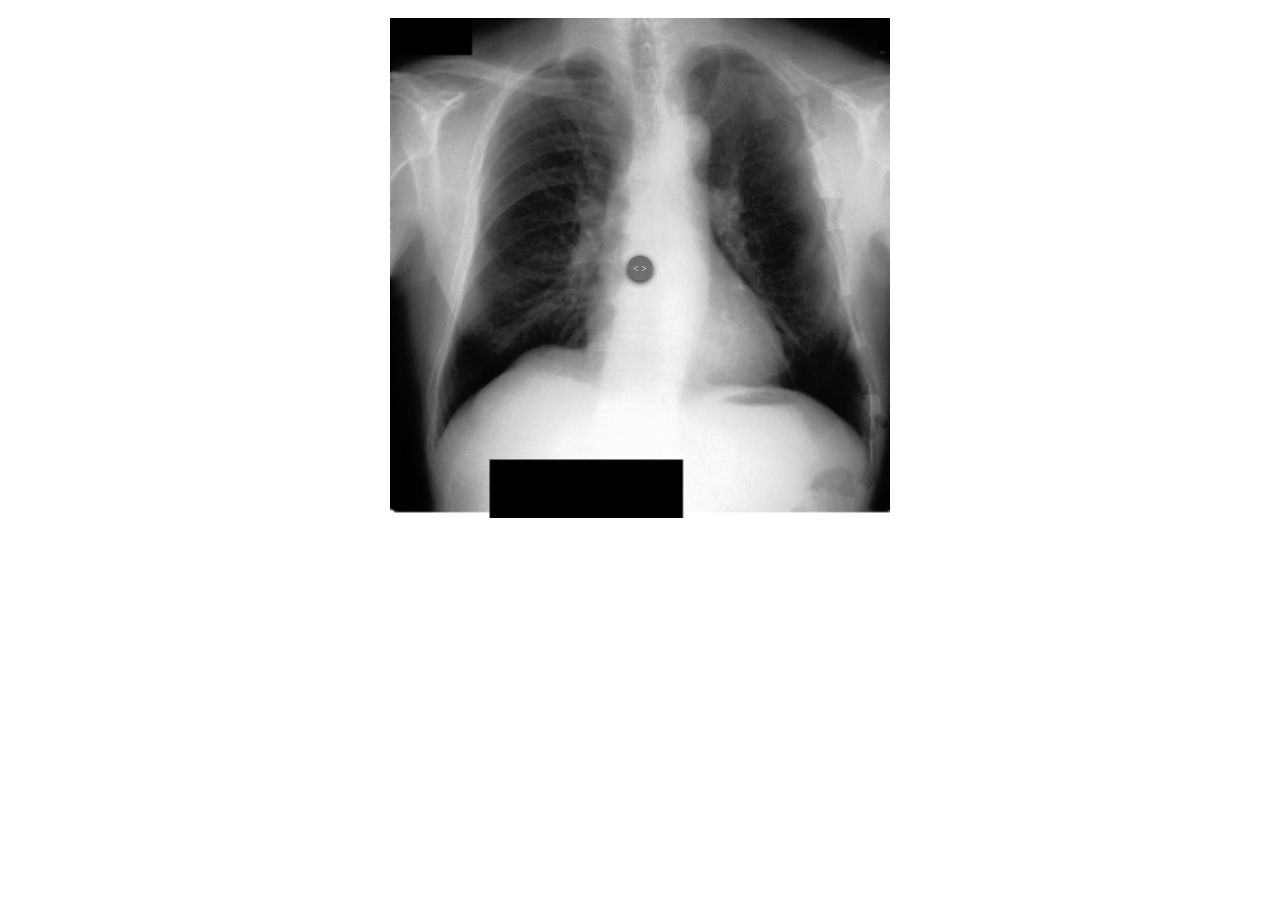
<file: before-after.html>
<!DOCTYPE html>
<html lang="en">
<head>
  <meta charset="UTF-8">
  <meta name="viewport" content="width=device-width, initial-scale=1.0">
  <meta http-equiv="X-UA-Compatible" content="ie=edge">
  <title>Before/After Slider</title>
  <style>
    html, body {
      margin: 0;
      padding: 0;
    }
  </style>
  <script src="./assets/slider.bundle.js"></script>
</head>
<body>
<!--   <h1 style="text-align: center;">Before/After Slider @Vincent Fong</h1>
  <p style="text-align: center;">Slider1: [ width: 90%, height: 400px, line: false ]</p> -->
  <br>
  <div id="slider1"></div>

  <div id="slider2"></div>


  <script>
    window.onload = function() {
      new SliderBar({
        el: "#slider1",
        beforeImg: './figures/pic/pic2-7-jsrt-a.png',
        afterImg: './figures/pic/pic2-8-bse-jsrt-a.png',
        width: "100%",
        height: "500px",
        line: false
      });
      // new SliderBar({
      //   el: "#slider2",
      //   beforeImg: 'https://cdn.jsdelivr.net/gh/VincentTV/VincentTV-Code@master/Before%26After-Slider/before.jpg',
      //   afterImg: 'https://cdn.jsdelivr.net/gh/VincentTV/VincentTV-Code@master/Before%26After-Slider/after.jpg',
      //   width: "70%",
      // })
    }
  </script>
</body>
</html>
</file>
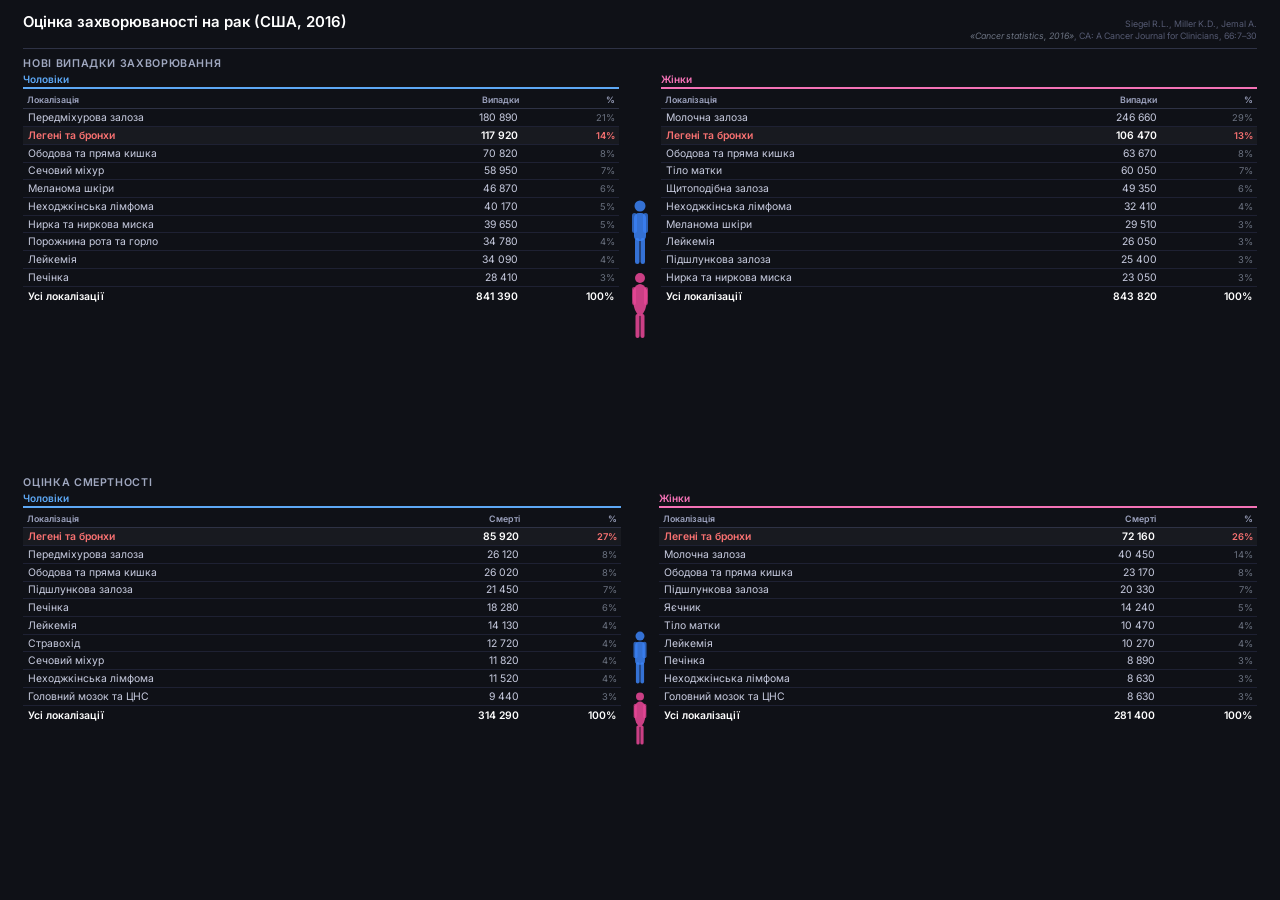
<file: cancer_stats_slide.html>
<!DOCTYPE html>
<html lang="uk">
<head>
<meta charset="UTF-8">
<title>Статистика онкозахворювань 2016</title>
<style>
  @import url('https://fonts.googleapis.com/css2?family=Inter:wght@400;500;600&display=swap');

  *, *::before, *::after { box-sizing: border-box; margin: 0; padding: 0; }

  html, body {
    width: 100%; height: 100%;
    background: #0f1117;
    color: #e8e8e8;
    font-family: 'Inter', sans-serif;
    font-size: 13px;
  }

  .slide {
    width: 100%; height: 100%;
    padding: 1em 1.8em;
    display: flex;
    flex-direction: column;
    gap: 0.6em;
  }

  /* ── Заголовок ── */
  .top-header {
    display: flex;
    align-items: baseline;
    justify-content: space-between;
    border-bottom: 1px solid #2e3245;
    padding-bottom: 0.4em;
    flex-shrink: 0;
  }
  .top-header h1 {
    font-size: 1.15em;
    font-weight: 600;
    color: #fff;
  }
  .source {
    font-size: 0.68em;
    color: #555a72;
    text-align: right;
    max-width: 55%;
    line-height: 1.4;
  }
  .source em { color: #6b7280; }

  /* ── Секція (нові випадки / смерті) ── */
  .section { flex: 1; display: flex; flex-direction: column; min-height: 0; }

  .section-title {
    font-size: 0.82em;
    font-weight: 600;
    color: #a0a8c0;
    text-transform: uppercase;
    letter-spacing: 0.06em;
    margin-bottom: 0.3em;
    flex-shrink: 0;
  }

  .divider { border: none; border-top: 1px solid #2e3245; margin-bottom: 0.5em; flex-shrink: 0; }

  /* ── Сітка чол/жін ── */
  .gender-grid {
    display: grid;
    grid-template-columns: 1fr auto 1fr;
    gap: 0 0.8em;
    flex: 1;
    min-height: 0;
  }

  /* ── Центральна колонка з силуетами ── */
  .figures {
    display: flex;
    align-items: center;
    justify-content: center;
    gap: 0.3em;
    padding: 0 0.2em;
  }

  .figure-male, .figure-female {
    width: 28px;
    opacity: 0.9;
  }

  /* ── Таблиця ── */
  table {
    width: 100%;
    border-collapse: collapse;
    font-size: 0.8em;
  }

  thead th {
    font-weight: 600;
    font-size: 0.85em;
    padding: 0.2em 0.4em 0.35em;
    color: #9da3bf;
    border-bottom: 1px solid #2e3245;
  }
  thead th:first-child { text-align: left; }
  thead th:not(:first-child) { text-align: right; }

  tbody td {
    padding: 0.18em 0.4em;
    border-bottom: 1px solid #1e2133;
    color: #c8cce0;
  }
  tbody td:first-child { text-align: left; }
  tbody td:not(:first-child) { text-align: right; }

  tbody tr:last-child td { border-bottom: none; }

  /* Виділення легені */
  .highlight td {
    color: #fff;
    font-weight: 600;
    background: rgba(255,255,255,0.04);
  }
  .highlight td:first-child { color: #f87171; }

  /* Підсумковий рядок */
  .total td {
    font-weight: 600;
    color: #fff;
    border-top: 1px solid #2e3245;
    padding-top: 0.3em;
  }

  /* Праворуч — відсоток зліва */
  .pct { color: #6b7280 !important; font-size: 0.9em; }
  .pct-highlight { color: #f87171 !important; font-size: 0.9em; font-weight: 600 !important; }

  /* ── Підвал ── */
  .footer {
    font-size: 0.65em;
    color: #404460;
    border-top: 1px solid #2e3245;
    padding-top: 0.4em;
    text-align: center;
    flex-shrink: 0;
  }

  /* Заголовок статі */
  .gender-label {
    font-size: 0.78em;
    font-weight: 600;
    padding-bottom: 0.25em;
    border-bottom: 2px solid;
    margin-bottom: 0.3em;
  }
  .gender-label.male   { color: #5da8f5; border-color: #5da8f5; }
  .gender-label.female { color: #f472b6; border-color: #f472b6; }

  /* SVG силуети — інлайн */
  .svg-wrap { display: flex; flex-direction: column; align-items: center; justify-content: center; height: 100%; gap: 4px; }
</style>
</head>
<body>
<div class="slide">

  <!-- Заголовок -->
  <div class="top-header">
    <h1>Оцінка захворюваності на рак (США, 2016)</h1>
    <div class="source">
      Siegel R.L., Miller K.D., Jemal A.<br>
      <em>«Cancer statistics, 2016»</em>, CA: A Cancer Journal for Clinicians, 66:7–30
    </div>
  </div>

  <!-- ══ СЕКЦІЯ 1: Нові випадки ══ -->
  <div class="section">
    <div class="section-title">Нові випадки захворювання</div>
    <div class="gender-grid">

      <!-- Чоловіки -->
      <div>
        <div class="gender-label male">Чоловіки</div>
        <table>
          <thead><tr><th>Локалізація</th><th>Випадки</th><th>%</th></tr></thead>
          <tbody>
            <tr><td>Передміхурова залоза</td><td>180 890</td><td class="pct">21%</td></tr>
            <tr class="highlight"><td>Легені та бронхи</td><td>117 920</td><td class="pct-highlight">14%</td></tr>
            <tr><td>Ободова та пряма кишка</td><td>70 820</td><td class="pct">8%</td></tr>
            <tr><td>Сечовий міхур</td><td>58 950</td><td class="pct">7%</td></tr>
            <tr><td>Меланома шкіри</td><td>46 870</td><td class="pct">6%</td></tr>
            <tr><td>Неходжкінська лімфома</td><td>40 170</td><td class="pct">5%</td></tr>
            <tr><td>Нирка та ниркова миска</td><td>39 650</td><td class="pct">5%</td></tr>
            <tr><td>Порожнина рота та горло</td><td>34 780</td><td class="pct">4%</td></tr>
            <tr><td>Лейкемія</td><td>34 090</td><td class="pct">4%</td></tr>
            <tr><td>Печінка</td><td>28 410</td><td class="pct">3%</td></tr>
            <tr class="total"><td>Усі локалізації</td><td>841 390</td><td>100%</td></tr>
          </tbody>
        </table>
      </div>

      <!-- Силуети -->
      <div class="svg-wrap">
        <svg width="22" height="68" viewBox="0 0 22 68" fill="none" xmlns="http://www.w3.org/2000/svg">
          <circle cx="11" cy="6" r="5.5" fill="#3b82f6" opacity="0.85"/>
          <rect x="5" y="13" width="12" height="28" rx="5" fill="#3b82f6" opacity="0.85"/>
          <rect x="3" y="13" width="5" height="20" rx="2.5" fill="#3b82f6" opacity="0.7"/>
          <rect x="14" y="13" width="5" height="20" rx="2.5" fill="#3b82f6" opacity="0.7"/>
          <rect x="6" y="38" width="4.5" height="26" rx="2.2" fill="#3b82f6" opacity="0.85"/>
          <rect x="11.5" y="38" width="4.5" height="26" rx="2.2" fill="#3b82f6" opacity="0.85"/>
        </svg>
        <svg width="20" height="68" viewBox="0 0 20 68" fill="none" xmlns="http://www.w3.org/2000/svg">
          <circle cx="10" cy="6" r="5" fill="#ec4899" opacity="0.85"/>
          <path d="M3 18 Q2 30 5 38 Q8 44 10 44 Q12 44 15 38 Q18 30 17 18 Q14 12 10 12 Q6 12 3 18Z" fill="#ec4899" opacity="0.85"/>
          <rect x="2" y="15" width="4" height="18" rx="2" fill="#ec4899" opacity="0.65"/>
          <rect x="14" y="15" width="4" height="18" rx="2" fill="#ec4899" opacity="0.65"/>
          <rect x="5.5" y="42" width="4" height="24" rx="2" fill="#ec4899" opacity="0.85"/>
          <rect x="10.5" y="42" width="4" height="24" rx="2" fill="#ec4899" opacity="0.85"/>
        </svg>
      </div>

      <!-- Жінки -->
      <div>
        <div class="gender-label female">Жінки</div>
        <table>
          <thead><tr><th>Локалізація</th><th>Випадки</th><th>%</th></tr></thead>
          <tbody>
            <tr><td>Молочна залоза</td><td>246 660</td><td class="pct">29%</td></tr>
            <tr class="highlight"><td>Легені та бронхи</td><td>106 470</td><td class="pct-highlight">13%</td></tr>
            <tr><td>Ободова та пряма кишка</td><td>63 670</td><td class="pct">8%</td></tr>
            <tr><td>Тіло матки</td><td>60 050</td><td class="pct">7%</td></tr>
            <tr><td>Щитоподібна залоза</td><td>49 350</td><td class="pct">6%</td></tr>
            <tr><td>Неходжкінська лімфома</td><td>32 410</td><td class="pct">4%</td></tr>
            <tr><td>Меланома шкіри</td><td>29 510</td><td class="pct">3%</td></tr>
            <tr><td>Лейкемія</td><td>26 050</td><td class="pct">3%</td></tr>
            <tr><td>Підшлункова залоза</td><td>25 400</td><td class="pct">3%</td></tr>
            <tr><td>Нирка та ниркова миска</td><td>23 050</td><td class="pct">3%</td></tr>
            <tr class="total"><td>Усі локалізації</td><td>843 820</td><td>100%</td></tr>
          </tbody>
        </table>
      </div>

    </div>
  </div>

  <!-- ══ СЕКЦІЯ 2: Смертність ══ -->
  <div class="section">
    <div class="section-title">Оцінка смертності</div>
    <div class="gender-grid">

      <!-- Чоловіки -->
      <div>
        <div class="gender-label male">Чоловіки</div>
        <table>
          <thead><tr><th>Локалізація</th><th>Смерті</th><th>%</th></tr></thead>
          <tbody>
            <tr class="highlight"><td>Легені та бронхи</td><td>85 920</td><td class="pct-highlight">27%</td></tr>
            <tr><td>Передміхурова залоза</td><td>26 120</td><td class="pct">8%</td></tr>
            <tr><td>Ободова та пряма кишка</td><td>26 020</td><td class="pct">8%</td></tr>
            <tr><td>Підшлункова залоза</td><td>21 450</td><td class="pct">7%</td></tr>
            <tr><td>Печінка</td><td>18 280</td><td class="pct">6%</td></tr>
            <tr><td>Лейкемія</td><td>14 130</td><td class="pct">4%</td></tr>
            <tr><td>Стравохід</td><td>12 720</td><td class="pct">4%</td></tr>
            <tr><td>Сечовий міхур</td><td>11 820</td><td class="pct">4%</td></tr>
            <tr><td>Неходжкінська лімфома</td><td>11 520</td><td class="pct">4%</td></tr>
            <tr><td>Головний мозок та ЦНС</td><td>9 440</td><td class="pct">3%</td></tr>
            <tr class="total"><td>Усі локалізації</td><td>314 290</td><td>100%</td></tr>
          </tbody>
        </table>
      </div>

      <!-- Силуети -->
      <div class="svg-wrap">
        <svg width="18" height="56" viewBox="0 0 22 68" fill="none" xmlns="http://www.w3.org/2000/svg">
          <circle cx="11" cy="6" r="5.5" fill="#3b82f6" opacity="0.85"/>
          <rect x="5" y="13" width="12" height="28" rx="5" fill="#3b82f6" opacity="0.85"/>
          <rect x="3" y="13" width="5" height="20" rx="2.5" fill="#3b82f6" opacity="0.7"/>
          <rect x="14" y="13" width="5" height="20" rx="2.5" fill="#3b82f6" opacity="0.7"/>
          <rect x="6" y="38" width="4.5" height="26" rx="2.2" fill="#3b82f6" opacity="0.85"/>
          <rect x="11.5" y="38" width="4.5" height="26" rx="2.2" fill="#3b82f6" opacity="0.85"/>
        </svg>
        <svg width="16" height="56" viewBox="0 0 20 68" fill="none" xmlns="http://www.w3.org/2000/svg">
          <circle cx="10" cy="6" r="5" fill="#ec4899" opacity="0.85"/>
          <path d="M3 18 Q2 30 5 38 Q8 44 10 44 Q12 44 15 38 Q18 30 17 18 Q14 12 10 12 Q6 12 3 18Z" fill="#ec4899" opacity="0.85"/>
          <rect x="2" y="15" width="4" height="18" rx="2" fill="#ec4899" opacity="0.65"/>
          <rect x="14" y="15" width="4" height="18" rx="2" fill="#ec4899" opacity="0.65"/>
          <rect x="5.5" y="42" width="4" height="24" rx="2" fill="#ec4899" opacity="0.85"/>
          <rect x="10.5" y="42" width="4" height="24" rx="2" fill="#ec4899" opacity="0.85"/>
        </svg>
      </div>

      <!-- Жінки -->
      <div>
        <div class="gender-label female">Жінки</div>
        <table>
          <thead><tr><th>Локалізація</th><th>Смерті</th><th>%</th></tr></thead>
          <tbody>
            <tr class="highlight"><td>Легені та бронхи</td><td>72 160</td><td class="pct-highlight">26%</td></tr>
            <tr><td>Молочна залоза</td><td>40 450</td><td class="pct">14%</td></tr>
            <tr><td>Ободова та пряма кишка</td><td>23 170</td><td class="pct">8%</td></tr>
            <tr><td>Підшлункова залоза</td><td>20 330</td><td class="pct">7%</td></tr>
            <tr><td>Яєчник</td><td>14 240</td><td class="pct">5%</td></tr>
            <tr><td>Тіло матки</td><td>10 470</td><td class="pct">4%</td></tr>
            <tr><td>Лейкемія</td><td>10 270</td><td class="pct">4%</td></tr>
            <tr><td>Печінка</td><td>8 890</td><td class="pct">3%</td></tr>
            <tr><td>Неходжкінська лімфома</td><td>8 630</td><td class="pct">3%</td></tr>
            <tr><td>Головний мозок та ЦНС</td><td>8 630</td><td class="pct">3%</td></tr>
            <tr class="total"><td>Усі локалізації</td><td>281 400</td><td>100%</td></tr>
          </tbody>
        </table>
      </div>

    </div>
  </div>

<!--   <div class="footer">
    Siegel R.L., Miller K.D., Jemal A. «Cancer statistics, 2016» · CA: A Cancer Journal for Clinicians, 2016; 66:7–30
  </div> -->

</div>
</body>
</html>
</file>
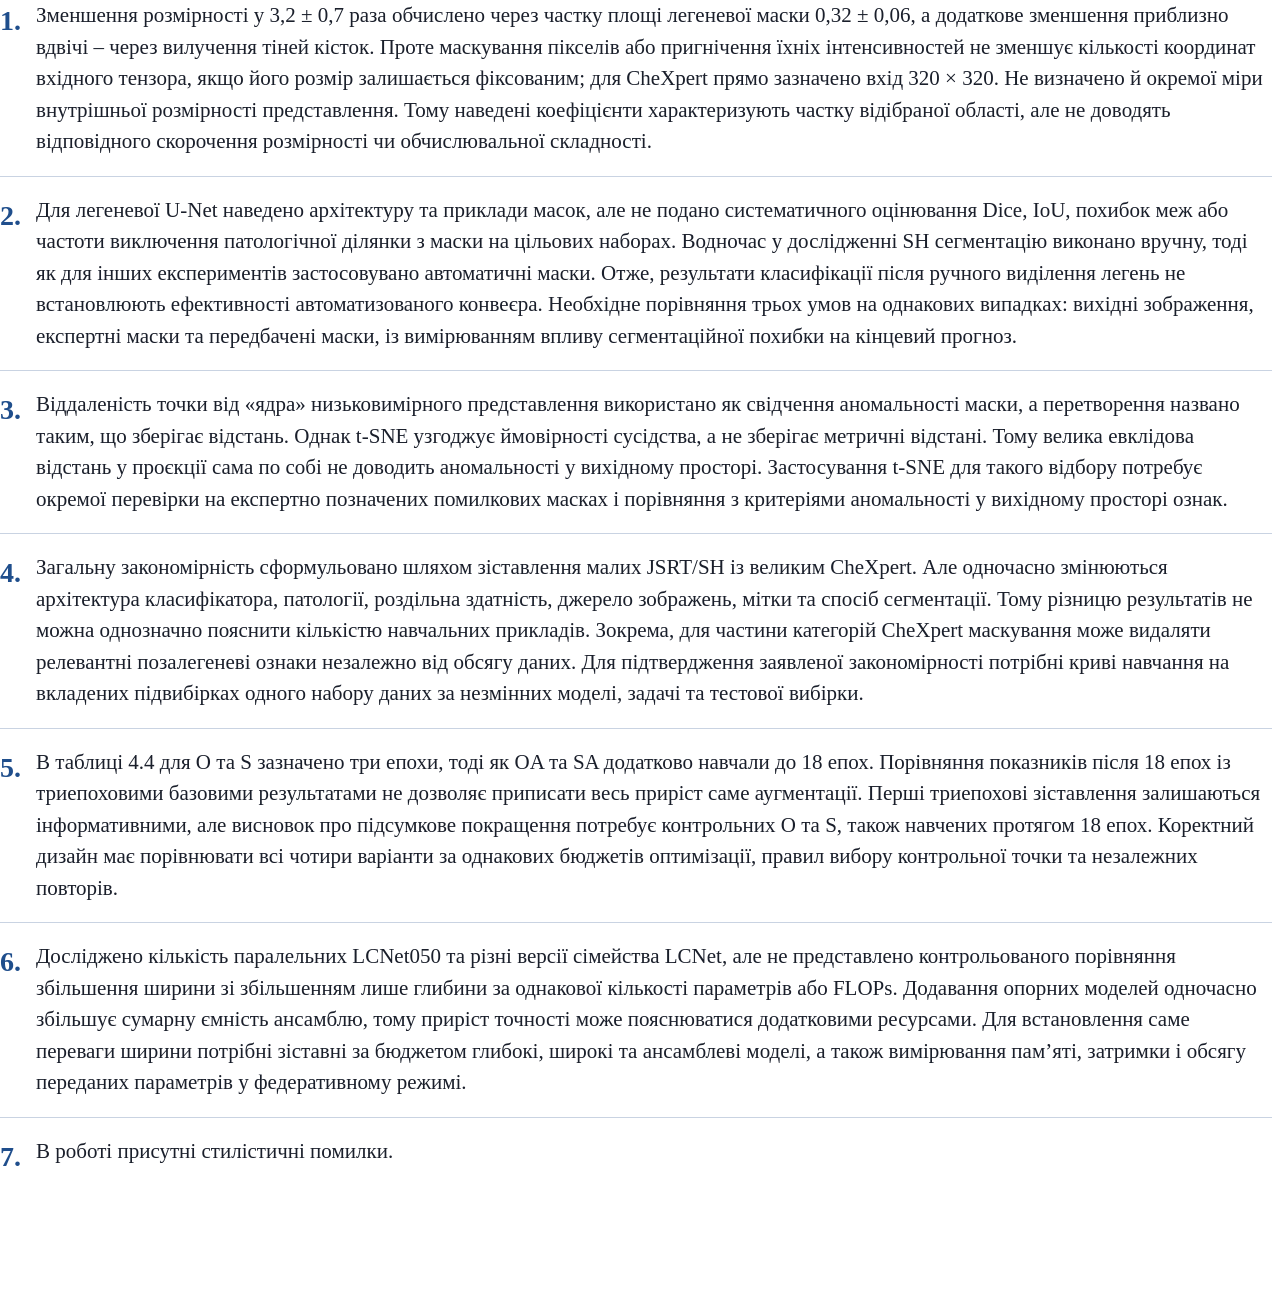
<file: chumachenko_zauvazhennya.html>
<!DOCTYPE html>
<html lang="uk">
<head>
<meta charset="utf-8">
<meta name="viewport" content="width=device-width, initial-scale=1">
<title>Зауваження Чумаченка</title>
<style>
  :root {
    --bg: #ffffff;
    --text: #1a1f2b;
    --muted: #4a5568;
    --accent: #1f4e8c;
    --rule: #c9d3e2;
  }
  * { box-sizing: border-box; }
  body {
    margin: 0;
    background: var(--bg);
    color: var(--text);
    font-family: "Georgia", "Times New Roman", serif;
    font-size: 21px;
    line-height: 1.5;
  }
  main { max-width: none; margin: 0; padding: 0 8px 90px 0; }
  ol { margin: 0; padding: 0; list-style: none; counter-reset: r; }
  li {
    counter-increment: r;
    position: relative;
    padding: 0 0 18px 36px;
    margin-bottom: 18px;
    border-bottom: 1px solid var(--rule);
    text-align: left;
  }
  li:last-child { border-bottom: 0; }
  li::before {
    content: counter(r) ".";
    position: absolute;
    left: 0; top: 0;
    font-size: 28px;
    font-weight: bold;
    color: var(--accent);
  }
  li p { margin: 0; }
  em { color: var(--muted); }
  @media (max-width: 700px) {
    body { font-size: 20px; }
    main { padding: 24px 20px 40px; }
    li { padding-left: 44px; }
    li::before { font-size: 26px; }
  }
</style>
</head>
<body>
<main>
  <ol>
    <li>
      <p>Зменшення розмірності у 3,2 ± 0,7 раза обчислено через частку площі легеневої маски 0,32 ± 0,06, а додаткове зменшення приблизно вдвічі – через вилучення тіней кісток. Проте маскування пікселів або пригнічення їхніх інтенсивностей не зменшує кількості координат вхідного тензора, якщо його розмір залишається фіксованим; для CheXpert прямо зазначено вхід 320 × 320. Не визначено й окремої міри внутрішньої розмірності представлення. Тому наведені коефіцієнти характеризують частку відібраної області, але не доводять відповідного скорочення розмірності чи обчислювальної складності.</p>
    </li>
    <li>
      <p>Для легеневої U-Net наведено архітектуру та приклади масок, але не подано систематичного оцінювання Dice, IoU, похибок меж або частоти виключення патологічної ділянки з маски на цільових наборах. Водночас у дослідженні SH сегментацію виконано вручну, тоді як для інших експериментів застосовувано автоматичні маски. Отже, результати класифікації після ручного виділення легень не встановлюють ефективності автоматизованого конвеєра. Необхідне порівняння трьох умов на однакових випадках: вихідні зображення, експертні маски та передбачені маски, із вимірюванням впливу сегментаційної похибки на кінцевий прогноз.</p>
    </li>
    <li>
      <p>Віддаленість точки від «ядра» низьковимірного представлення використано як свідчення аномальності маски, а перетворення названо таким, що зберігає відстань. Однак t-SNE узгоджує ймовірності сусідства, а не зберігає метричні відстані. Тому велика евклідова відстань у проєкції сама по собі не доводить аномальності у вихідному просторі. Застосування t-SNE для такого відбору потребує окремої перевірки на експертно позначених помилкових масках і порівняння з критеріями аномальності у вихідному просторі ознак.</p>
    </li>
    <li>
      <p>Загальну закономірність сформульовано шляхом зіставлення малих JSRT/SH із великим CheXpert. Але одночасно змінюються архітектура класифікатора, патології, роздільна здатність, джерело зображень, мітки та спосіб сегментації. Тому різницю результатів не можна однозначно пояснити кількістю навчальних прикладів. Зокрема, для частини категорій CheXpert маскування може видаляти релевантні позалегеневі ознаки незалежно від обсягу даних. Для підтвердження заявленої закономірності потрібні криві навчання на вкладених підвибірках одного набору даних за незмінних моделі, задачі та тестової вибірки.</p>
    </li>
    <li>
      <p>В таблиці 4.4 для O та S зазначено три епохи, тоді як OA та SA додатково навчали до 18 епох. Порівняння показників після 18 епох із триепоховими базовими результатами не дозволяє приписати весь приріст саме аугментації. Перші триепохові зіставлення залишаються інформативними, але висновок про підсумкове покращення потребує контрольних O та S, також навчених протягом 18 епох. Коректний дизайн має порівнювати всі чотири варіанти за однакових бюджетів оптимізації, правил вибору контрольної точки та незалежних повторів.</p>
    </li>
    <li>
      <p>Досліджено кількість паралельних LCNet050 та різні версії сімейства LCNet, але не представлено контрольованого порівняння збільшення ширини зі збільшенням лише глибини за однакової кількості параметрів або FLOPs. Додавання опорних моделей одночасно збільшує сумарну ємність ансамблю, тому приріст точності може пояснюватися додатковими ресурсами. Для встановлення саме переваги ширини потрібні зіставні за бюджетом глибокі, широкі та ансамблеві моделі, а також вимірювання пам’яті, затримки і обсягу переданих параметрів у федеративному режимі.</p>
    </li>
    <li>
      <p>В роботі присутні стилістичні помилки.</p>
    </li>
  </ol>
</main>
</body>
</html>
</file>
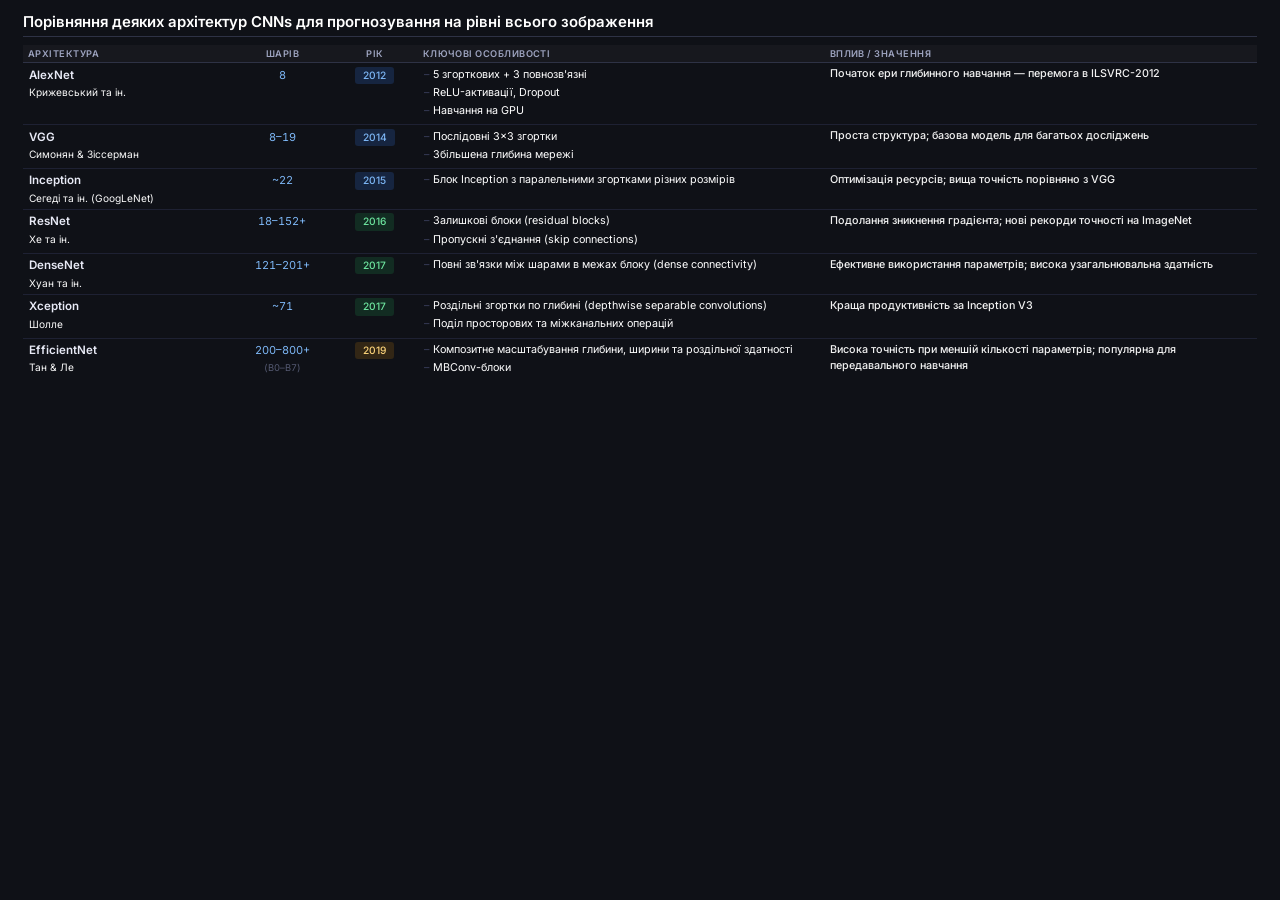
<file: cnn_architectures_table.html>
<!DOCTYPE html>
<html lang="uk">
<head>
<meta charset="UTF-8">
<title>Архітектури згорткових нейронних мереж</title>
<style>
  @import url('https://fonts.googleapis.com/css2?family=Inter:wght@400;500;600&display=swap');

  *, *::before, *::after { box-sizing: border-box; margin: 0; padding: 0; }

  html, body {
    width: 100%; height: 100%;
    background: #0f1117;
    color: #e8e8e8;
    font-family: 'Inter', sans-serif;
    font-size: 13px;
  }

  .slide {
    width: 100%; height: 100%;
    padding: 1em 1.8em;
    display: flex;
    flex-direction: column;
    gap: 0.6em;
  }

  .top-header {
    display: flex;
    align-items: baseline;
    justify-content: space-between;
    border-bottom: 1px solid #2e3245;
    padding-bottom: 0.4em;
    flex-shrink: 0;
  }
  .top-header h1 {
    font-size: 1.15em;
    font-weight: 600;
    color: #fff;
  }

  table {
    width: 100%;
    border-collapse: collapse;
    font-size: 0.89em;
  }

  thead th {
    font-weight: 600;
    font-size: 0.8em;
    padding: 0.3em 0.5em 0.4em;
    color: #9da3bf;
    border-bottom: 1px solid #2e3245;
    text-align: left;
    text-transform: uppercase;
    letter-spacing: 0.05em;
    background: rgba(255,255,255,0.03);
  }
  thead th.center { text-align: center; }

  tbody td {
    padding: 0.28em 0.5em;
    border-bottom: 1px solid #1e2133;
    color: #c8cce0;
    vertical-align: top;
    line-height: 1.5;
  }
  tbody tr:last-child td { border-bottom: none; }
  tbody tr:hover td { background: rgba(255,255,255,0.03); }

  td.center { text-align: center; }

  .arch-name { font-weight: 600; font-size: 1em; color: #e8eaf6; }
  .arch-author { font-size: 0.88em; color: #FAFAFA; margin-top: 1px; }

  .badge {
    display: inline-block;
    font-size: 0.88em;
    padding: 1px 8px;
    border-radius: 3px;
    font-weight: 500;
    white-space: nowrap;
  }
  .badge-blue   { background: rgba(59,130,246,0.18); color: #7eb8f7; }
  .badge-green  { background: rgba(34,197,94,0.15);  color: #6ee7a0; }
  .badge-amber  { background: rgba(245,158,11,0.15); color: #fcd47a; }
  .badge-purple { background: rgba(139,92,246,0.15); color: #c4b5fd; }

  .feat-list { margin: 0; padding: 0; list-style: none; }
  .feat-list li {
    color: #FFFFFF;
    font-size: 0.93em;
    margin-bottom: 2px;
    padding-left: 0.9em;
    position: relative;
  }
  .feat-list li::before {
    content: "–";
    position: absolute;
    left: 0;
    color: #3a3f5c;
  }

  .impact { font-size: 0.93em; color: #9da3bf; line-height: 1.5; }
  .impact strong { color: #F2F2F2; font-weight: 500; }

  .layers {
    font-variant-numeric: tabular-nums;
    font-size: 0.95em;
    color: #7eb8f7;
    white-space: nowrap;
  }
</style>
</head>
<body>
<div class="slide">

  <div class="top-header">
    <h1>Порiвняння деяких архiтектур CNNs для прогнозування на рiвнi всього зображення</h1>
  </div>

  <table>
    <thead>
      <tr>
        <th style="width:17%">Архітектура</th>
        <th style="width:8%" class="center">Шарів</th>
        <th style="width:7%" class="center">Рік</th>
        <th style="width:33%">Ключові особливості</th>
        <th style="width:35%">Вплив / значення</th>
      </tr>
    </thead>
    <tbody>

      <tr>
        <td>
          <div class="arch-name">AlexNet</div>
          <div class="arch-author">Крижевський та ін.</div>
        </td>
        <td class="center"><span class="layers">8</span></td>
        <td class="center"><span class="badge badge-blue">2012</span></td>
        <td>
          <ul class="feat-list">
            <li>5 згорткових + 3 повнозв'язні</li>
            <li>ReLU-активації, Dropout</li>
            <li>Навчання на GPU</li>
          </ul>
        </td>
        <td class="impact"><strong>Початок ери глибинного навчання — перемога в ILSVRC-2012</strong></td>
      </tr>

      <tr>
        <td>
          <div class="arch-name">VGG</div>
          <div class="arch-author">Симонян & Зіссерман</div>
        </td>
        <td class="center"><span class="layers">8–19</span></td>
        <td class="center"><span class="badge badge-blue">2014</span></td>
        <td>
          <ul class="feat-list">
            <li>Послідовні 3×3 згортки</li>
            <li>Збільшена глибина мережі</li>
          </ul>
        </td>
        <td class="impact"><strong>Проста структура; базова модель для багатьох досліджень</strong></td>
      </tr>

      <tr>
        <td>
          <div class="arch-name">Inception</div>
          <div class="arch-author">Сегеді та ін. (GoogLeNet)</div>
        </td>
        <td class="center"><span class="layers">~22</span></td>
        <td class="center"><span class="badge badge-blue">2015</span></td>
        <td>
          <ul class="feat-list">
            <li>Блок Inception з паралельними згортками різних розмірів</li>
          </ul>
        </td>
        <td class="impact"><strong>Оптимізація ресурсів; вища точність порівняно з VGG</strong></td>
      </tr>

      <tr>
        <td>
          <div class="arch-name">ResNet</div>
          <div class="arch-author">Хе та ін.</div>
        </td>
        <td class="center"><span class="layers">18–152+</span></td>
        <td class="center"><span class="badge badge-green">2016</span></td>
        <td>
          <ul class="feat-list">
            <li>Залишкові блоки (residual blocks)</li>
            <li>Пропускні з'єднання (skip connections)</li>
          </ul>
        </td>
        <td class="impact"><strong>Подолання зникнення градієнта; нові рекорди точності на ImageNet</strong></td>
      </tr>

      <tr>
        <td>
          <div class="arch-name">DenseNet</div>
          <div class="arch-author">Хуан та ін.</div>
        </td>
        <td class="center"><span class="layers">121–201+</span></td>
        <td class="center"><span class="badge badge-green">2017</span></td>
        <td>
          <ul class="feat-list">
            <li>Повні зв'язки між шарами в межах блоку (dense connectivity)</li>
          </ul>
        </td>
        <td class="impact"><strong>Ефективне використання параметрів; висока узагальнювальна здатність</strong></td>
      </tr>

      <tr>
        <td>
          <div class="arch-name">Xception</div>
          <div class="arch-author">Шолле</div>
        </td>
        <td class="center"><span class="layers">~71</span></td>
        <td class="center"><span class="badge badge-green">2017</span></td>
        <td>
          <ul class="feat-list">
            <li>Роздільні згортки по глибині (depthwise separable convolutions)</li>
            <li>Поділ просторових та міжканальних операцій</li>
          </ul>
        </td>
        <td class="impact"><strong>Краща продуктивність за Inception V3</strong></td>
      </tr>

      <tr>
        <td>
          <div class="arch-name">EfficientNet</div>
          <div class="arch-author">Тан & Ле</div>
        </td>
        <td class="center"><span class="layers">200–800+<br><span style="font-size:0.85em;color:#555a72">(B0–B7)</span></span></td>
        <td class="center"><span class="badge badge-amber">2019</span></td>
        <td>
          <ul class="feat-list">
            <li>Композитне масштабування глибини, ширини та роздільної здатності</li>
            <li>MBConv-блоки</li>
          </ul>
        </td>
        <td class="impact"><strong>Висока точність при меншій кількості параметрів; популярна для передавального навчання</strong></td>
      </tr>

    </tbody>
  </table>

</div>
</body>
</html>
</file>
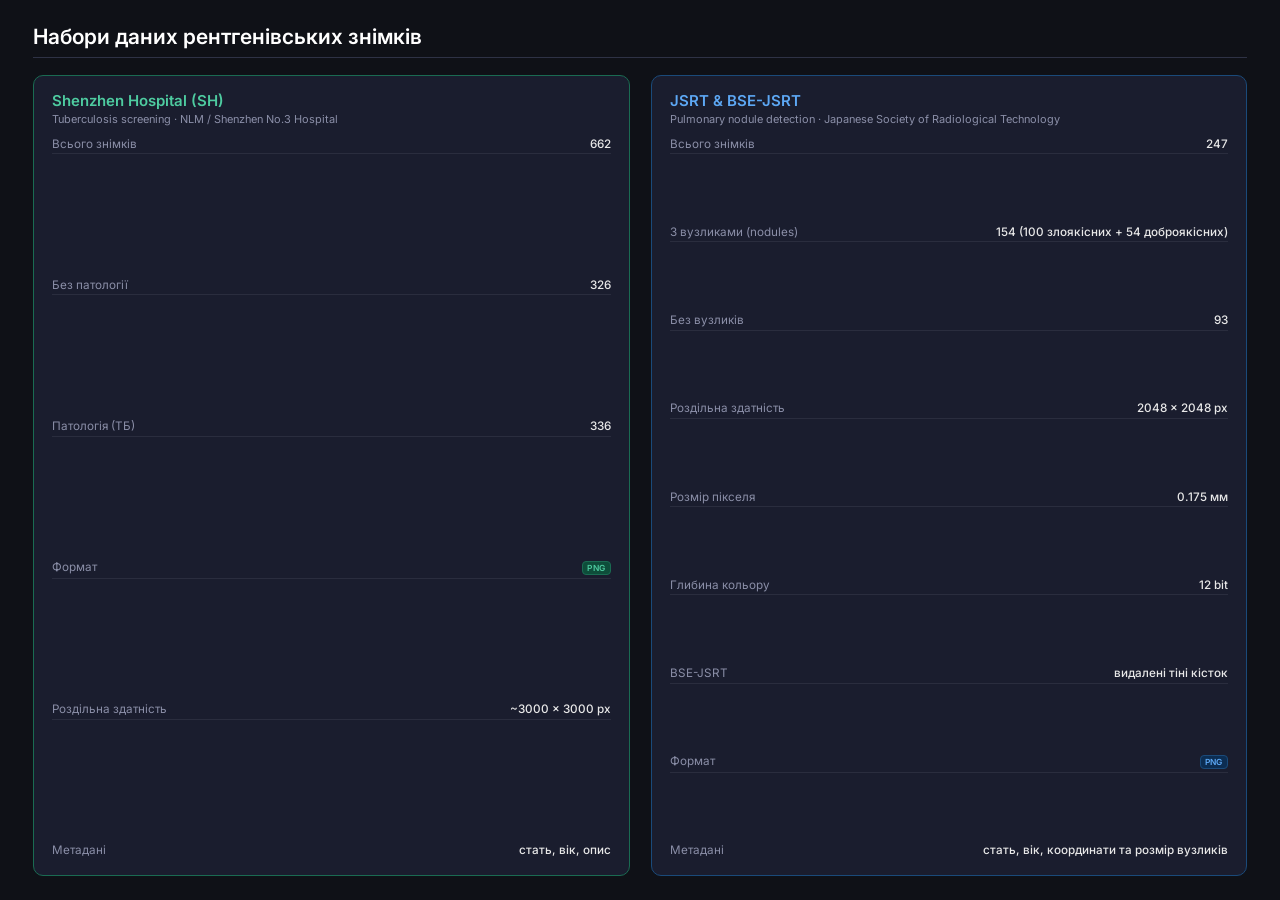
<file: datasets_slide.html>
<!DOCTYPE html>
<html lang="uk">
<head>
<meta charset="UTF-8">
<title>Датасети рентгенівських знімків</title>
<style>
  @import url('https://fonts.googleapis.com/css2?family=Inter:wght@400;500;600&display=swap');

  *, *::before, *::after { box-sizing: border-box; margin: 0; padding: 0; }

  html, body {
    width: 100%; height: 100%;
    background: #0f1117;
    color: #e8e8e8;
    font-family: 'Inter', sans-serif;
    font-size: 15px;
  }

  .slide {
    width: 100%; height: 100%;
    padding: 1.6em 2.2em;
    display: flex;
    flex-direction: column;
  }

  h1 {
    font-size: 1.4em;
    font-weight: 600;
    color: #ffffff;
    border-bottom: 1px solid #2e3245;
    padding-bottom: 0.4em;
    margin-bottom: 0.8em;
    flex-shrink: 0;
  }

  .grid {
    display: grid;
    grid-template-columns: 1fr 1fr;
    gap: 1.4em;
    flex: 1;
    min-height: 0;
  }

  .card {
    background: #1a1d2e;
    border: 1px solid #2e3245;
    border-radius: 10px;
    padding: 1em 1.2em;
    display: flex;
    flex-direction: column;
    overflow: hidden;
  }

  .card h2 {
    font-size: 1em;
    font-weight: 600;
    margin-bottom: 0.15em;
  }

  .card .subtitle {
    font-size: 0.73em;
    color: #8b8fa8;
    margin-bottom: 0.7em;
    flex-shrink: 0;
  }

  .params { flex: 1; display: flex; flex-direction: column; justify-content: space-between; }

  .param {
    display: flex;
    justify-content: space-between;
    align-items: baseline;
    padding: 0.22em 0;
    border-bottom: 1px solid #2a2d3e;
    font-size: 0.78em;
    gap: 0.5em;
  }
  .param:last-child { border-bottom: none; }

  .param-label { color: #8b8fa8; white-space: nowrap; }
  .param-value { color: #e8e8e8; font-weight: 500; text-align: right; }

  .badge {
    display: inline-block;
    font-size: 0.72em;
    font-weight: 600;
    padding: 0.12em 0.5em;
    border-radius: 4px;
    letter-spacing: 0.04em;
  }
  .badge-teal { background: #0e4d3a; color: #4ecba0; border: 1px solid #1a6b52; }
  .badge-blue { background: #0c2d52; color: #5da8f5; border: 1px solid #1a4a7a; }
  .badge-gray { background: #252838; color: #9da3bf; border: 1px solid #3a3f58; }

  .card-teal h2 { color: #4ecba0; }
  .card-teal     { border-color: #1a6b52; }
  .card-blue h2  { color: #5da8f5; }
  .card-blue     { border-color: #1a4a7a; }

  .footer {
    margin-top: 0.8em;
    font-size: 0.68em;
    color: #555a72;
    border-top: 1px solid #2e3245;
    padding-top: 0.5em;
    text-align: center;
    flex-shrink: 0;
  }
</style>
</head>
<body>
<div class="slide">

  <h1>Набори даних рентгенівських знімків</h1>

  <div class="grid">

    <!-- ── SH ── -->
    <div class="card card-teal">
      <h2>Shenzhen Hospital (SH)</h2>
      <div class="subtitle">Tuberculosis screening · NLM / Shenzhen No.3 Hospital</div>
      <div class="params">
        <div class="param"><span class="param-label">Всього знімків</span><span class="param-value">662</span></div>
        <div class="param"><span class="param-label">Без патології</span><span class="param-value">326</span></div>
        <div class="param"><span class="param-label">Патологія (ТБ)</span><span class="param-value">336</span></div>
        <div class="param"><span class="param-label">Формат</span><span class="param-value"><span class="badge badge-teal">PNG</span></span></div>
        <div class="param"><span class="param-label">Роздільна здатність</span><span class="param-value">~3000 × 3000 px</span></div>
        <!-- <div class="param"><span class="param-label">Розмір пікселя</span><span class="param-value">0.175 мм</span></div> -->
        <div class="param"><span class="param-label">Метадані</span><span class="param-value">стать, вік, опис</span></div>
        <!-- <div class="param"><span class="param-label">Ліцензія</span><span class="param-value"><span class="badge badge-gray">CC-BY 4.0</span></span></div> -->
      </div>
    </div>

    <!-- ── JSRT ── -->
    <div class="card card-blue">
      <h2>JSRT &amp; BSE-JSRT</h2>
      <div class="subtitle">Pulmonary nodule detection · Japanese Society of Radiological Technology</div>
      <div class="params">
        <div class="param"><span class="param-label">Всього знімків</span><span class="param-value">247</span></div>
        <div class="param"><span class="param-label">З вузликами (nodules)</span><span class="param-value">154 (100 злоякісних + 54 доброякісних)</span></div>
        <div class="param"><span class="param-label">Без вузликів</span><span class="param-value">93</span></div>
        <div class="param"><span class="param-label">Роздільна здатність</span><span class="param-value">2048 × 2048 px</span></div>
        <div class="param"><span class="param-label">Розмір пікселя</span><span class="param-value">0.175 мм</span></div>
        <div class="param"><span class="param-label">Глибина кольору</span><span class="param-value">12 bit </span></div>
        <div class="param"><span class="param-label">BSE-JSRT</span><span class="param-value">видалені тіні кісток</span></div>
        <div class="param"><span class="param-label">Формат</span><span class="param-value"><span class="badge badge-blue">PNG</span></span></div>
        <div class="param"><span class="param-label">Метадані</span><span class="param-value">стать, вік, координати та розмір вузликів</span></div>
      </div>
    </div>
    <!-- 16-bit TIFF / IMG -->

  </div>

<!--   <div class="footer">
    Jaeger et al. (2014) · Quant. Imaging Med. Surg. &nbsp;|&nbsp; NLM / NIH Public Datasets
  </div> -->

</div>
</body>
</html>
</file>
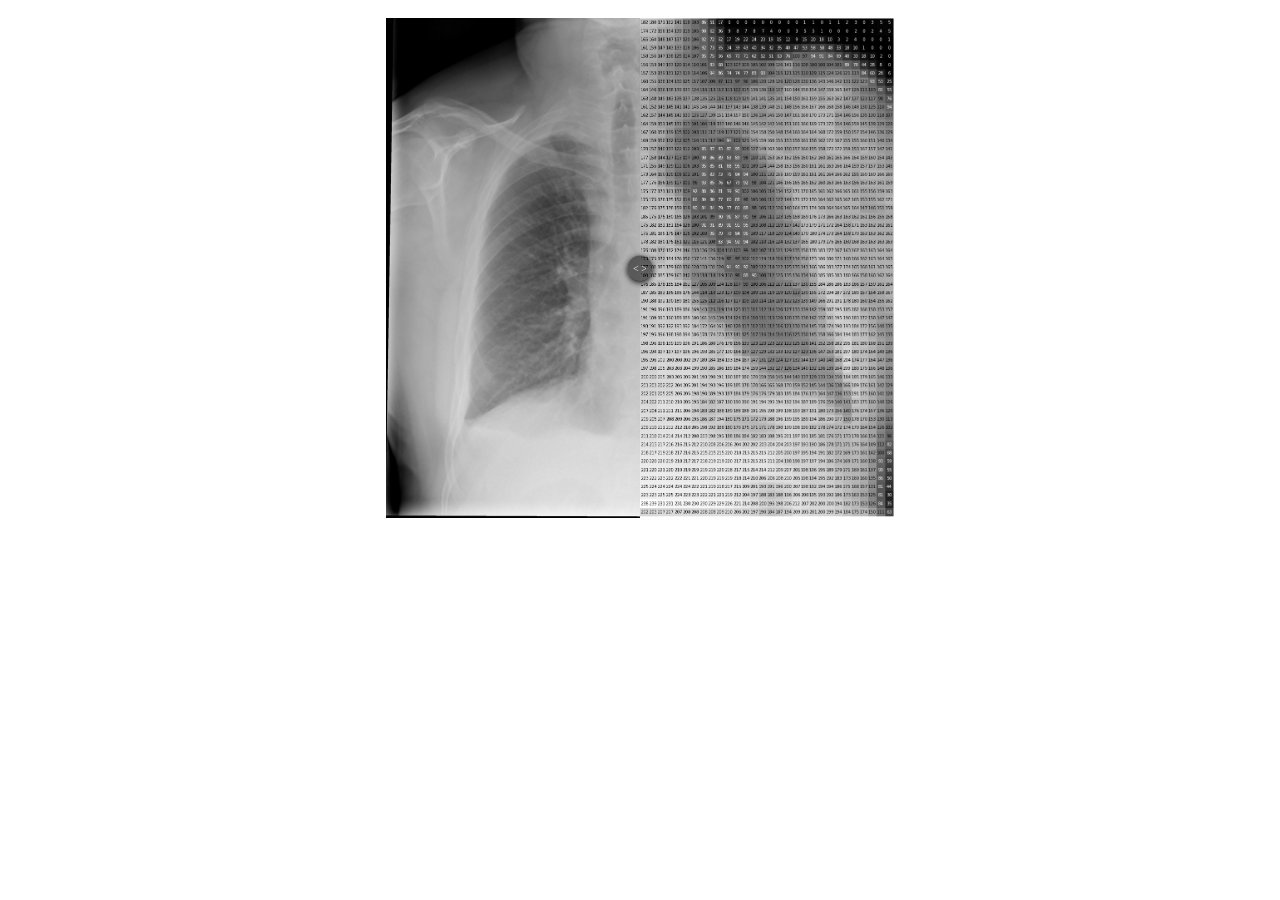
<file: human-machine.html>
<!DOCTYPE html>
<html lang="en">
<head>
  <meta charset="UTF-8">
  <meta name="viewport" content="width=device-width, initial-scale=1.0">
  <meta http-equiv="X-UA-Compatible" content="ie=edge">
  <title>Before/After Slider</title>
  <style>
    html, body {
      margin: 0;
      padding: 0;
    }
  </style>
  <script src="./assets/slider.bundle.js"></script>
</head>
<body>
<!--   <h1 style="text-align: center;">Before/After Slider @Vincent Fong</h1>
  <p style="text-align: center;">Slider1: [ width: 90%, height: 400px, line: false ]</p> -->
  <br>
  <div id="slider1"></div>

  <div id="slider2"></div>


  <script>
    window.onload = function() {
      new SliderBar({
        el: "#slider1",
        beforeImg: './figures/pic/output_4_orig.jpeg',
        afterImg: './figures/pic/output_4_1.png',
        width: "100%",
        height: "500px",
        line: false
      });
      // new SliderBar({
      //   el: "#slider2",
      //   beforeImg: 'https://cdn.jsdelivr.net/gh/VincentTV/VincentTV-Code@master/Before%26After-Slider/before.jpg',
      //   afterImg: 'https://cdn.jsdelivr.net/gh/VincentTV/VincentTV-Code@master/Before%26After-Slider/after.jpg',
      //   width: "70%",
      // })
    }
  </script>
</body>
</html>
</file>
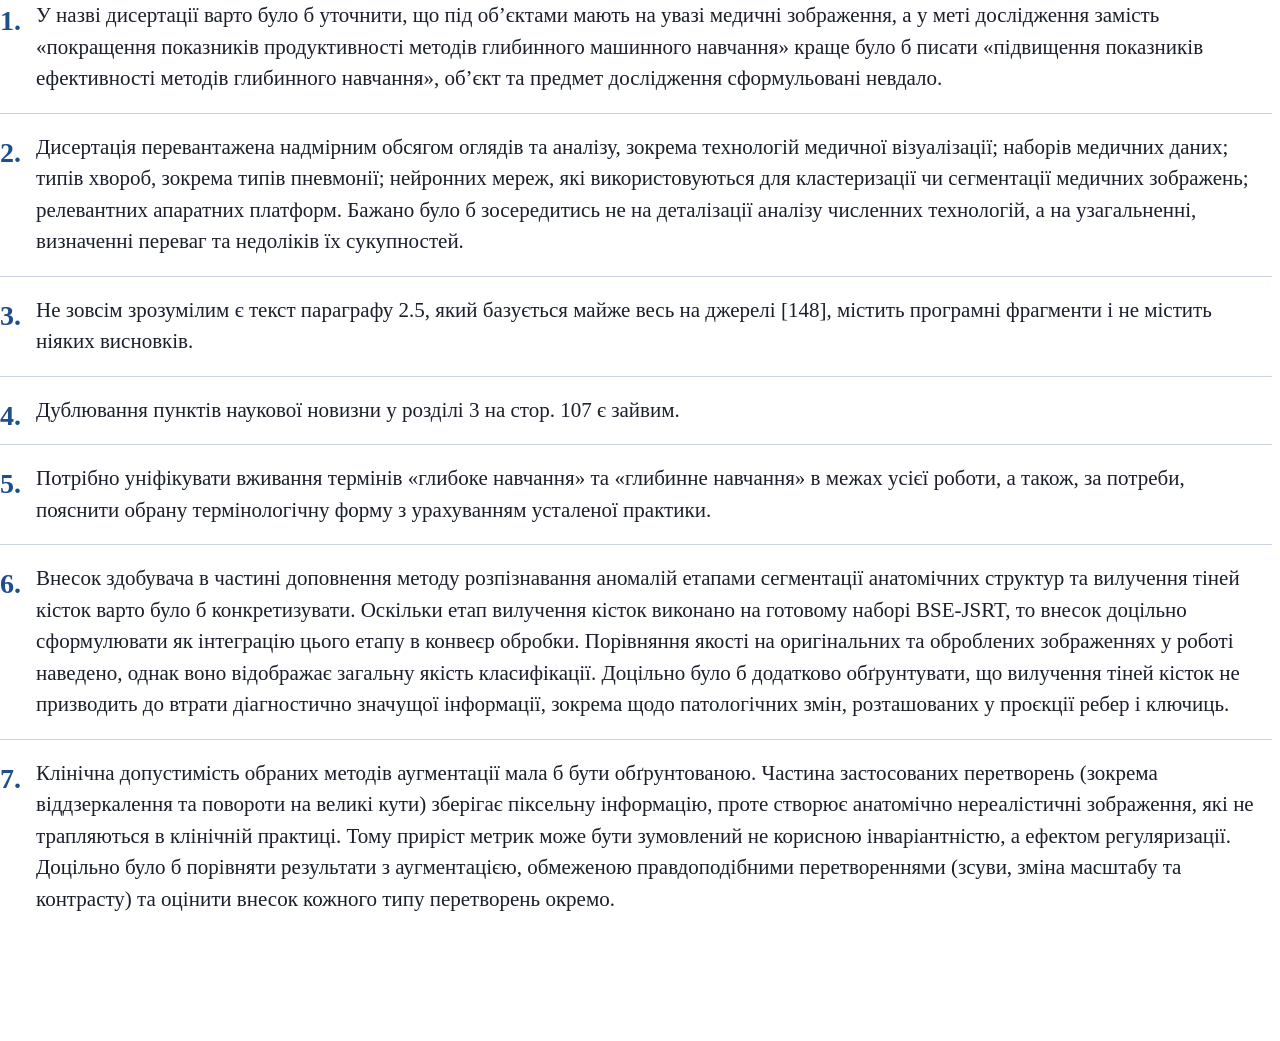
<file: snytyuk_zauvazhennya.html>
<!DOCTYPE html>
<html lang="uk">
<head>
<meta charset="utf-8">
<meta name="viewport" content="width=device-width, initial-scale=1">
<title>Зауваження Снитюка</title>
<style>
  :root {
    --bg: #ffffff;
    --text: #1a1f2b;
    --muted: #4a5568;
    --accent: #1f4e8c;
    --rule: #c9d3e2;
  }
  * { box-sizing: border-box; }
  body {
    margin: 0;
    background: var(--bg);
    color: var(--text);
    font-family: "Georgia", "Times New Roman", serif;
    font-size: 21px;
    line-height: 1.5;
  }
  main { max-width: none; margin: 0; padding: 0 8px 90px 0; }
  ol { margin: 0; padding: 0; list-style: none; counter-reset: r; }
  li {
    counter-increment: r;
    position: relative;
    padding: 0 0 18px 36px;
    margin-bottom: 18px;
    border-bottom: 1px solid var(--rule);
    text-align: left;
  }
  li:last-child { border-bottom: 0; }
  li::before {
    content: counter(r) ".";
    position: absolute;
    left: 0; top: 0;
    font-size: 28px;
    font-weight: bold;
    color: var(--accent);
  }
  li p { margin: 0; }
  em { color: var(--muted); }
  @media (max-width: 700px) {
    body { font-size: 20px; }
    main { padding: 24px 20px 40px; }
    li { padding-left: 44px; }
    li::before { font-size: 26px; }
  }
</style>
</head>
<body>
<main>
  <ol>
    <li>
      <p>У назві дисертації варто було б уточнити, що під об’єктами мають на увазі медичні зображення, а у меті дослідження замість «покращення показників продуктивності методів глибинного машинного навчання» краще було б писати «підвищення показників ефективності методів глибинного навчання», об’єкт та предмет дослідження сформульовані невдало.</p>
    </li>
    <li>
      <p>Дисертація перевантажена надмірним обсягом оглядів та аналізу, зокрема технологій медичної візуалізації; наборів медичних даних; типів хвороб, зокрема типів пневмонії; нейронних мереж, які використовуються для кластеризації чи сегментації медичних зображень; релевантних апаратних платформ. Бажано було б зосередитись не на деталізації аналізу численних технологій, а на узагальненні, визначенні переваг та недоліків їх сукупностей.</p>
    </li>
    <li>
      <p>Не зовсім зрозумілим є текст параграфу 2.5, який базується майже весь на джерелі [148], містить програмні фрагменти і не містить ніяких висновків.</p>
    </li>
    <li>
      <p>Дублювання пунктів наукової новизни у розділі 3 на стор. 107 є зайвим.</p>
    </li>
    <li>
      <p>Потрібно уніфікувати вживання термінів «глибоке навчання» та «глибинне навчання» в межах усієї роботи, а також, за потреби, пояснити обрану термінологічну форму з урахуванням усталеної практики.</p>
    </li>
    <li>
      <p>Внесок здобувача в частині доповнення методу розпізнавання аномалій етапами сегментації анатомічних структур та вилучення тіней кісток варто було б конкретизувати. Оскільки етап вилучення кісток виконано на готовому наборі BSE-JSRT, то внесок доцільно сформулювати як інтеграцію цього етапу в конвеєр обробки. Порівняння якості на оригінальних та оброблених зображеннях у роботі наведено, однак воно відображає загальну якість класифікації. Доцільно було б додатково обґрунтувати, що вилучення тіней кісток не призводить до втрати діагностично значущої інформації, зокрема щодо патологічних змін, розташованих у проєкції ребер і ключиць.</p>
    </li>
    <li>
      <p>Клінічна допустимість обраних методів аугментації мала б бути обґрунтованою. Частина застосованих перетворень (зокрема віддзеркалення та повороти на великі кути) зберігає піксельну інформацію, проте створює анатомічно нереалістичні зображення, які не трапляються в клінічній практиці. Тому приріст метрик може бути зумовлений не корисною інваріантністю, а ефектом регуляризації. Доцільно було б порівняти результати з аугментацією, обмеженою правдоподібними перетвореннями (зсуви, зміна масштабу та контрасту) та оцінити внесок кожного типу перетворень окремо.</p>
    </li>
  </ol>
</main>
</body>
</html>
</file>
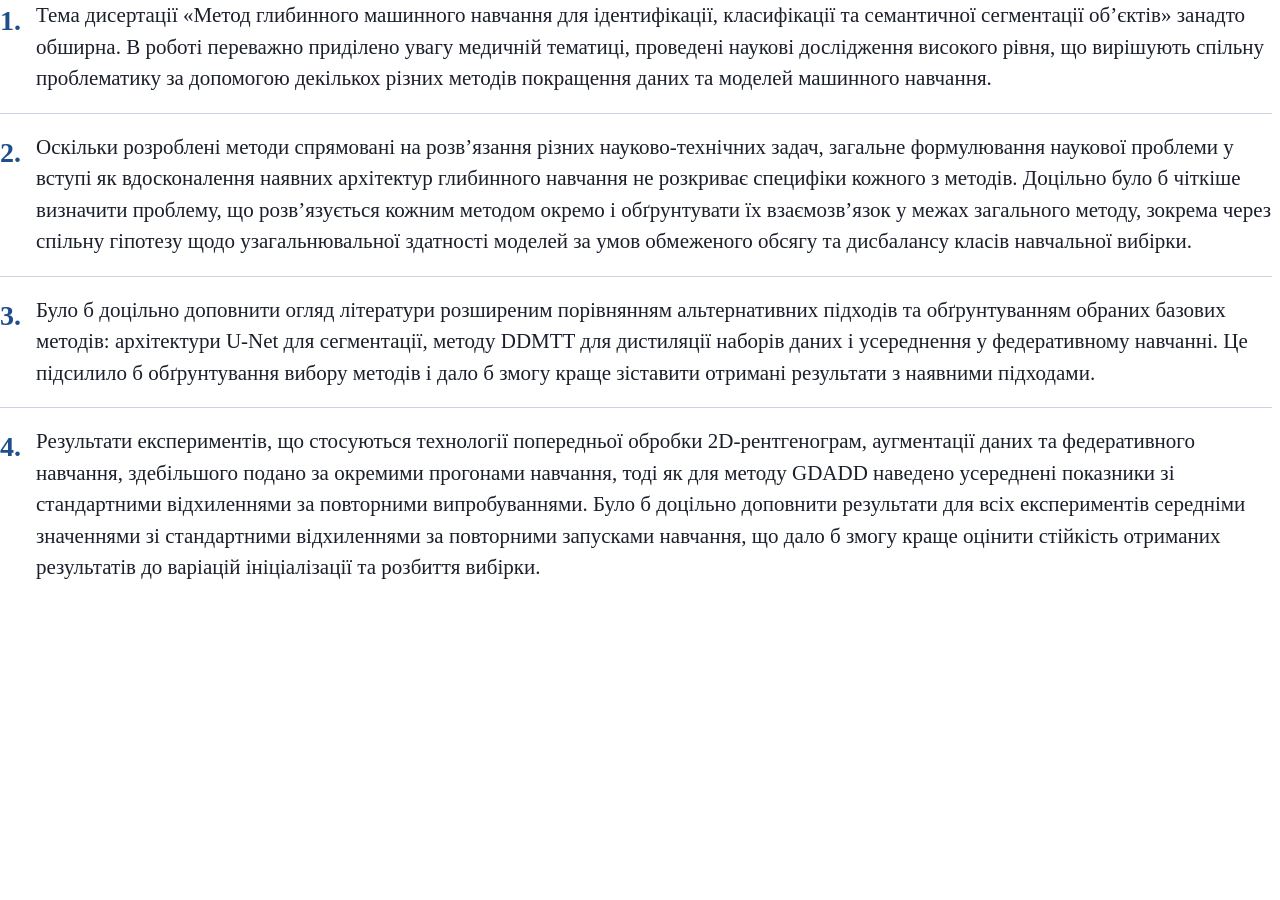
<file: volokyta_zauvazhennya.html>
<!DOCTYPE html>
<html lang="uk">
<head>
<meta charset="utf-8">
<meta name="viewport" content="width=device-width, initial-scale=1">
<title>Зауваження рецензентів</title>
<style>
  :root {
    --bg: #ffffff;
    --text: #1a1f2b;
    --muted: #4a5568;
    --accent: #1f4e8c;
    --rule: #c9d3e2;
  }
  * { box-sizing: border-box; }
  body {
    margin: 0;
    background: var(--bg);
    color: var(--text);
    font-family: "Georgia", "Times New Roman", serif;
    font-size: 21px;
    line-height: 1.5;
  }
  main { max-width: none; margin: 0; padding: 0 8px 90px 0; }
  ol { margin: 0; padding: 0; list-style: none; counter-reset: r; }
  li {
    counter-increment: r;
    position: relative;
    padding: 0 0 18px 36px;
    margin-bottom: 18px;
    border-bottom: 1px solid var(--rule);
    text-align: left;
  }
  li:last-child { border-bottom: 0; }
  li::before {
    content: counter(r) ".";
    position: absolute;
    left: 0; top: 0;
    font-size: 28px;
    font-weight: bold;
    color: var(--accent);
  }
  li p { margin: 0; }
  em { color: var(--muted); }
  @media (max-width: 700px) {
    body { font-size: 20px; }
    main { padding: 24px 20px 40px; }
    li { padding-left: 44px; }
    li::before { font-size: 26px; }
  }
</style>
</head>
<body>
<main>
  <ol>
    <li>
      <p>Тема дисертації «Метод глибинного машинного навчання для ідентифікації, класифікації та семантичної сегментації об’єктів» занадто обширна. В роботі переважно приділено увагу медичній тематиці, проведені наукові дослідження високого рівня, що вирішують спільну проблематику за допомогою декількох різних методів покращення даних та моделей машинного навчання.</p>
    </li>
    <li>
      <p>Оскільки розроблені методи спрямовані на розв’язання різних науково-технічних задач, загальне формулювання наукової проблеми у вступі як вдосконалення наявних архітектур глибинного навчання не розкриває специфіки кожного з методів. Доцільно було б чіткіше визначити проблему, що розв’язується кожним методом окремо і обґрунтувати їх взаємозв’язок у межах загального методу, зокрема через спільну гіпотезу щодо узагальнювальної здатності моделей за умов обмеженого обсягу та дисбалансу класів навчальної вибірки.</p>
    </li>
    <li>
      <p>Було б доцільно доповнити огляд літератури розширеним порівнянням альтернативних підходів та обґрунтуванням обраних базових методів: архітектури U-Net для сегментації, методу DDMTT для дистиляції наборів даних і усереднення у федеративному навчанні. Це підсилило б обґрунтування вибору методів і дало б змогу краще зіставити отримані результати з наявними підходами.</p>
    </li>
    <li>
      <p>Результати експериментів, що стосуються технології попередньої обробки 2D-рентгенограм, аугментації даних та федеративного навчання, здебільшого подано за окремими прогонами навчання, тоді як для методу GDADD наведено усереднені показники зі стандартними відхиленнями за повторними випробуваннями. Було б доцільно доповнити результати для всіх експериментів середніми значеннями зі стандартними відхиленнями за повторними запусками навчання, що дало б змогу краще оцінити стійкість отриманих результатів до варіацій ініціалізації та розбиття вибірки.</p>
    </li>
  </ol>
</main>
</body>
</html>
</file>
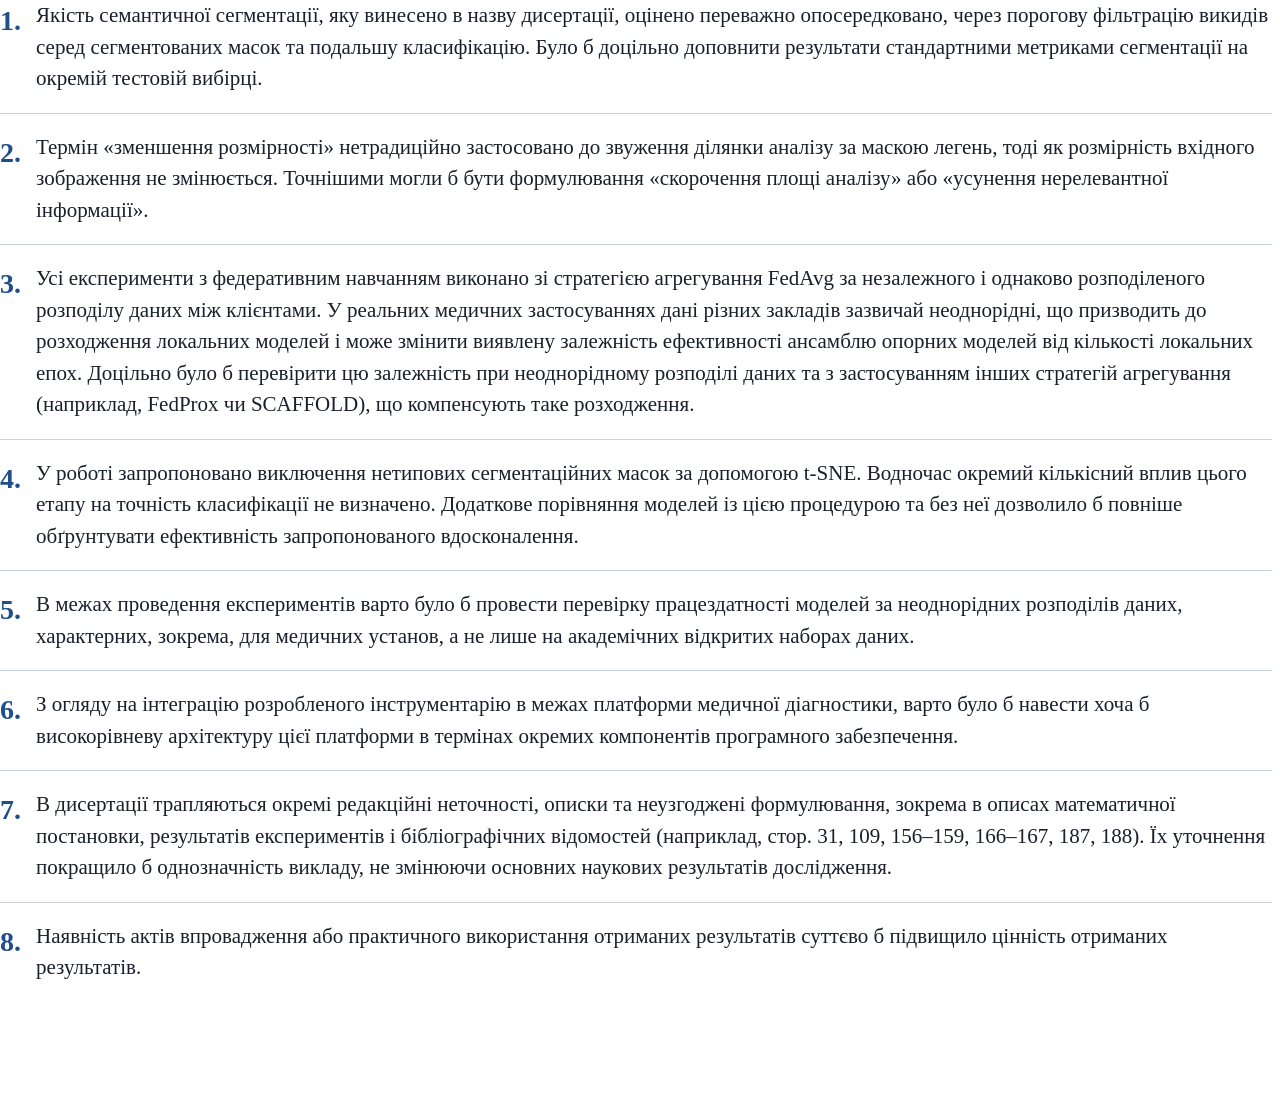
<file: zauvazhennya_shelestova.html>
<!DOCTYPE html>
<html lang="uk">
<head>
<meta charset="utf-8">
<meta name="viewport" content="width=device-width, initial-scale=1">
<title>Зауваження Шелестова</title>
<style>
  :root {
    --bg: #ffffff;
    --text: #1a1f2b;
    --muted: #4a5568;
    --accent: #1f4e8c;
    --rule: #c9d3e2;
  }
  * { box-sizing: border-box; }
  body {
    margin: 0;
    background: var(--bg);
    color: var(--text);
    font-family: "Georgia", "Times New Roman", serif;
    font-size: 21px;
    line-height: 1.5;
  }
  main { max-width: none; margin: 0; padding: 0 8px 90px 0; }
  ol { margin: 0; padding: 0; list-style: none; counter-reset: r; }
  li {
    counter-increment: r;
    position: relative;
    padding: 0 0 18px 36px;
    margin-bottom: 18px;
    border-bottom: 1px solid var(--rule);
    text-align: left;
  }
  li:last-child { border-bottom: 0; }
  li::before {
    content: counter(r) ".";
    position: absolute;
    left: 0; top: 0;
    font-size: 28px;
    font-weight: bold;
    color: var(--accent);
  }
  li p { margin: 0; }
  em { color: var(--muted); }
  @media (max-width: 700px) {
    body { font-size: 20px; }
    main { padding: 24px 20px 40px; }
    li { padding-left: 44px; }
    li::before { font-size: 26px; }
  }
</style>
</head>
<body>
<main>
  <ol>
    <li>
      <p>Якість семантичної сегментації, яку винесено в назву дисертації, оцінено переважно опосередковано, через порогову фільтрацію викидів серед сегментованих масок та подальшу класифікацію. Було б доцільно доповнити результати стандартними метриками сегментації на окремій тестовій вибірці.</p>
    </li>
    <li>
      <p>Термін «зменшення розмірності» нетрадиційно застосовано до звуження ділянки аналізу за маскою легень, тоді як розмірність вхідного зображення не змінюється. Точнішими могли б бути формулювання «скорочення площі аналізу» або «усунення нерелевантної інформації».</p>
    </li>
    <li>
      <p>Усі експерименти з федеративним навчанням виконано зі стратегією агрегування FedAvg за незалежного і однаково розподіленого розподілу даних між клієнтами. У реальних медичних застосуваннях дані різних закладів зазвичай неоднорідні, що призводить до розходження локальних моделей і може змінити виявлену залежність ефективності ансамблю опорних моделей від кількості локальних епох. Доцільно було б перевірити цю залежність при неоднорідному розподілі даних та з застосуванням інших стратегій агрегування (наприклад, FedProx чи SCAFFOLD), що компенсують таке розходження.</p>
    </li>
    <li>
      <p>У роботі запропоновано виключення нетипових сегментаційних масок за допомогою t-SNE. Водночас окремий кількісний вплив цього етапу на точність класифікації не визначено. Додаткове порівняння моделей із цією процедурою та без неї дозволило б повніше обґрунтувати ефективність запропонованого вдосконалення.</p>
    </li>
    <li>
      <p>В межах проведення експериментів варто було б провести перевірку працездатності моделей за неоднорідних розподілів даних, характерних, зокрема, для медичних установ, а не лише на академічних відкритих наборах даних.</p>
    </li>
    <li>
      <p>З огляду на інтеграцію розробленого інструментарію в межах платформи медичної діагностики, варто було б навести хоча б високорівневу архітектуру цієї платформи в термінах окремих компонентів програмного забезпечення.</p>
    </li>
    <li>
      <p>В дисертації трапляються окремі редакційні неточності, описки та неузгоджені формулювання, зокрема в описах математичної постановки, результатів експериментів і бібліографічних відомостей (наприклад, стор. 31, 109, 156–159, 166–167, 187, 188). Їх уточнення покращило б однозначність викладу, не змінюючи основних наукових результатів дослідження.</p>
    </li>
    <li>
      <p>Наявність актів впровадження або практичного використання отриманих результатів суттєво б підвищило цінність отриманих результатів.</p>
    </li>
  </ol>
</main>
</body>
</html>
</file>
